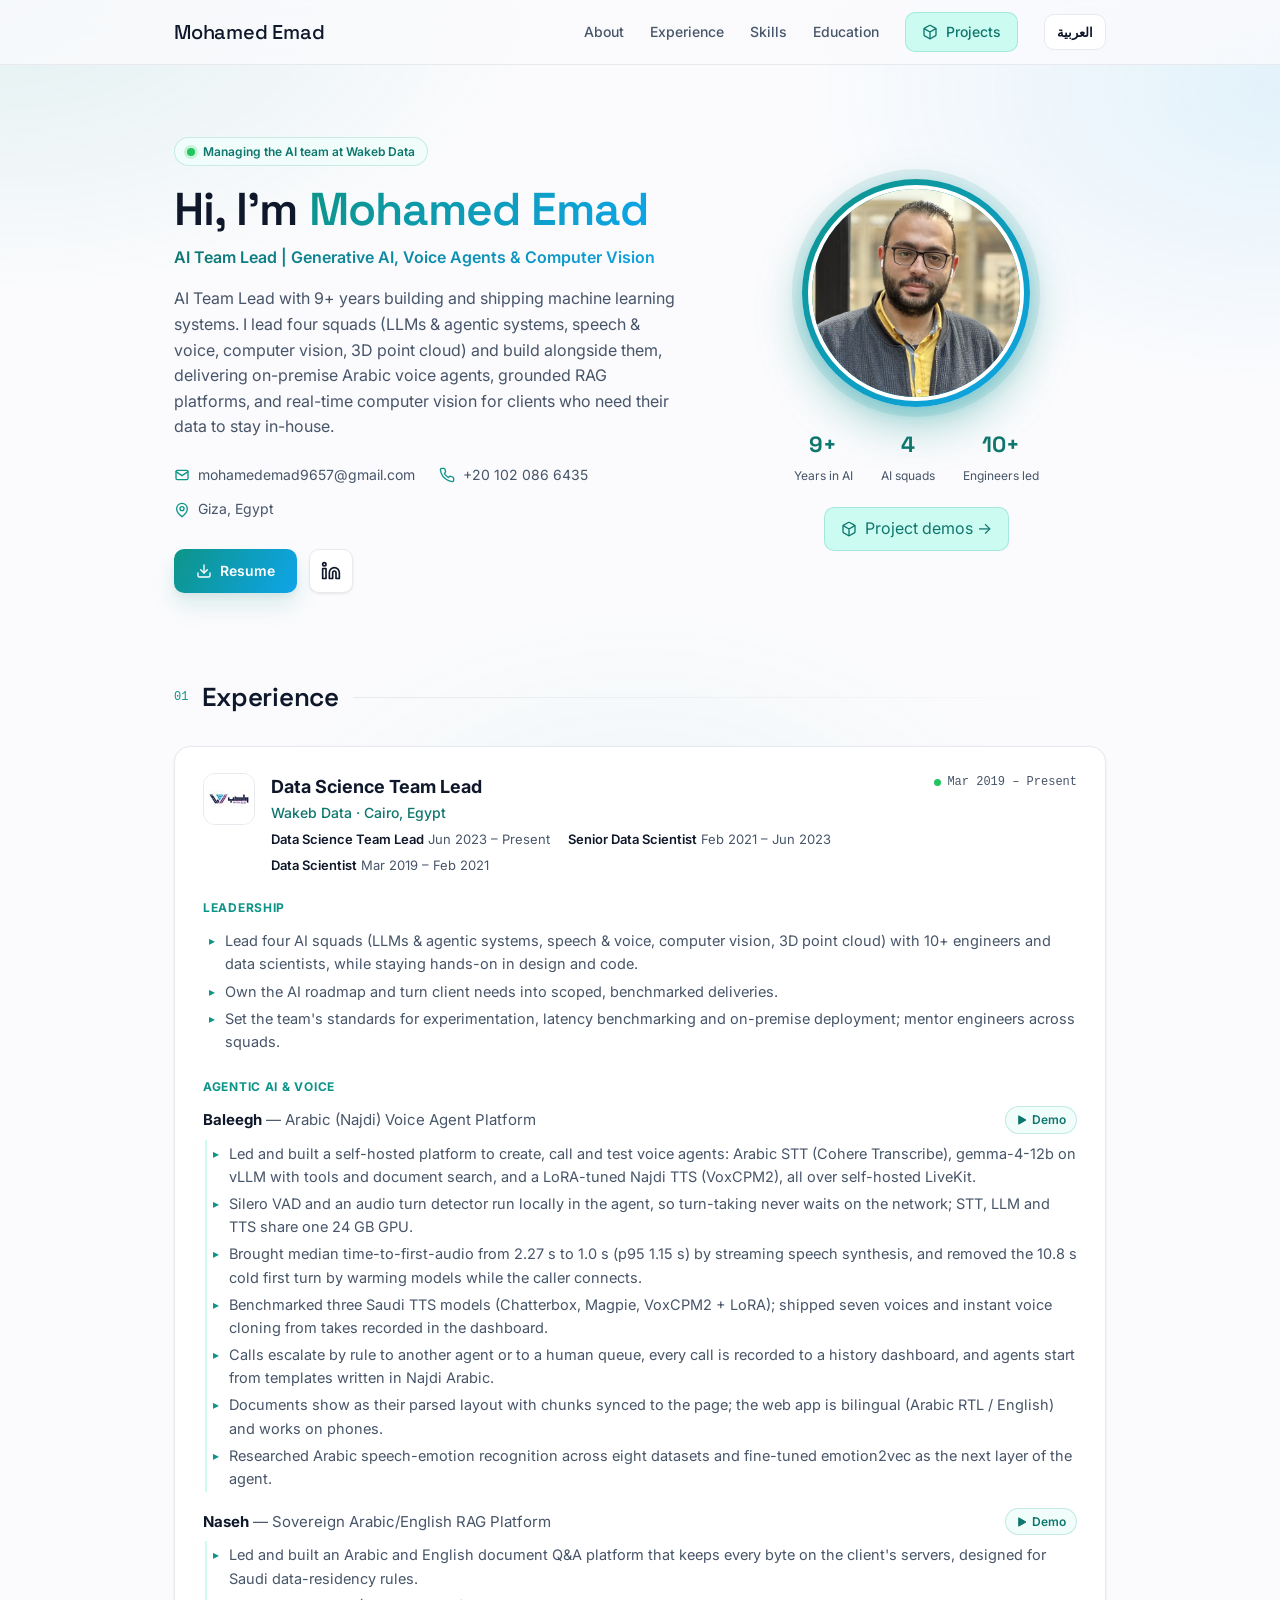
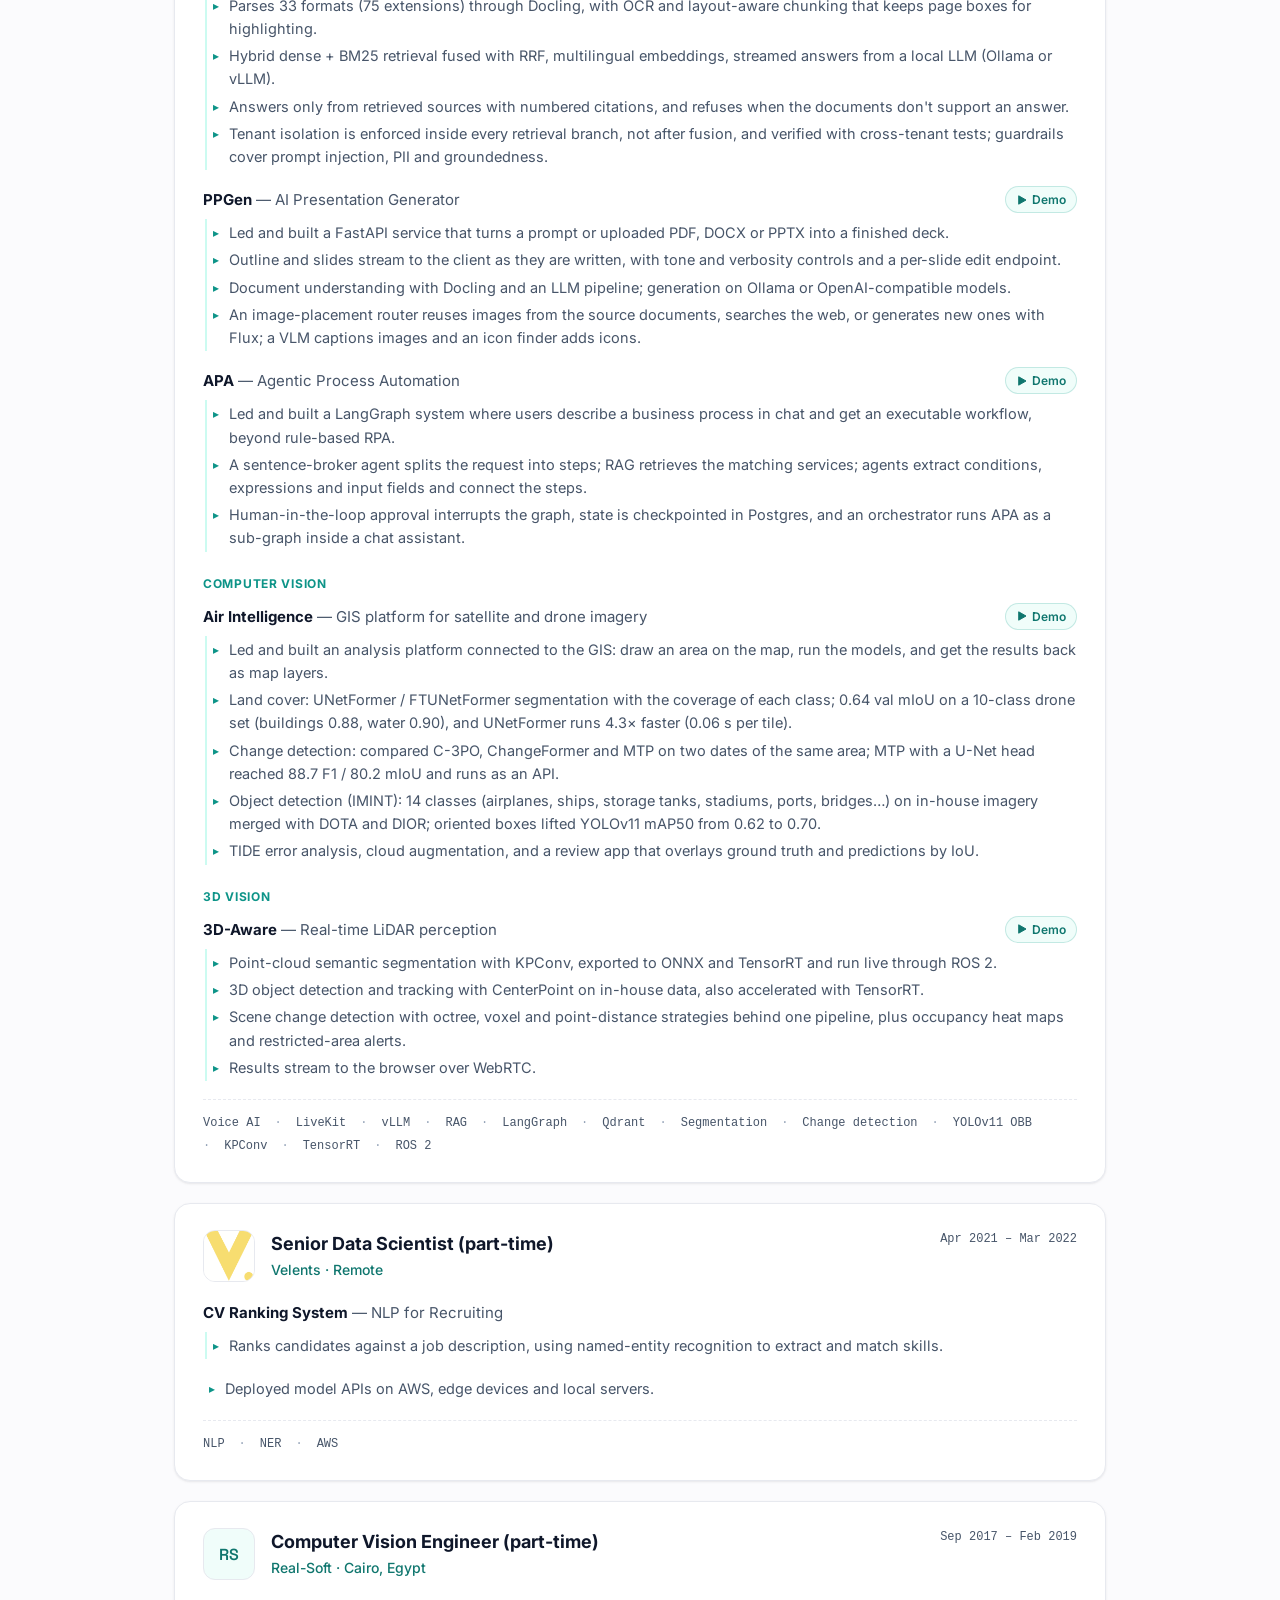
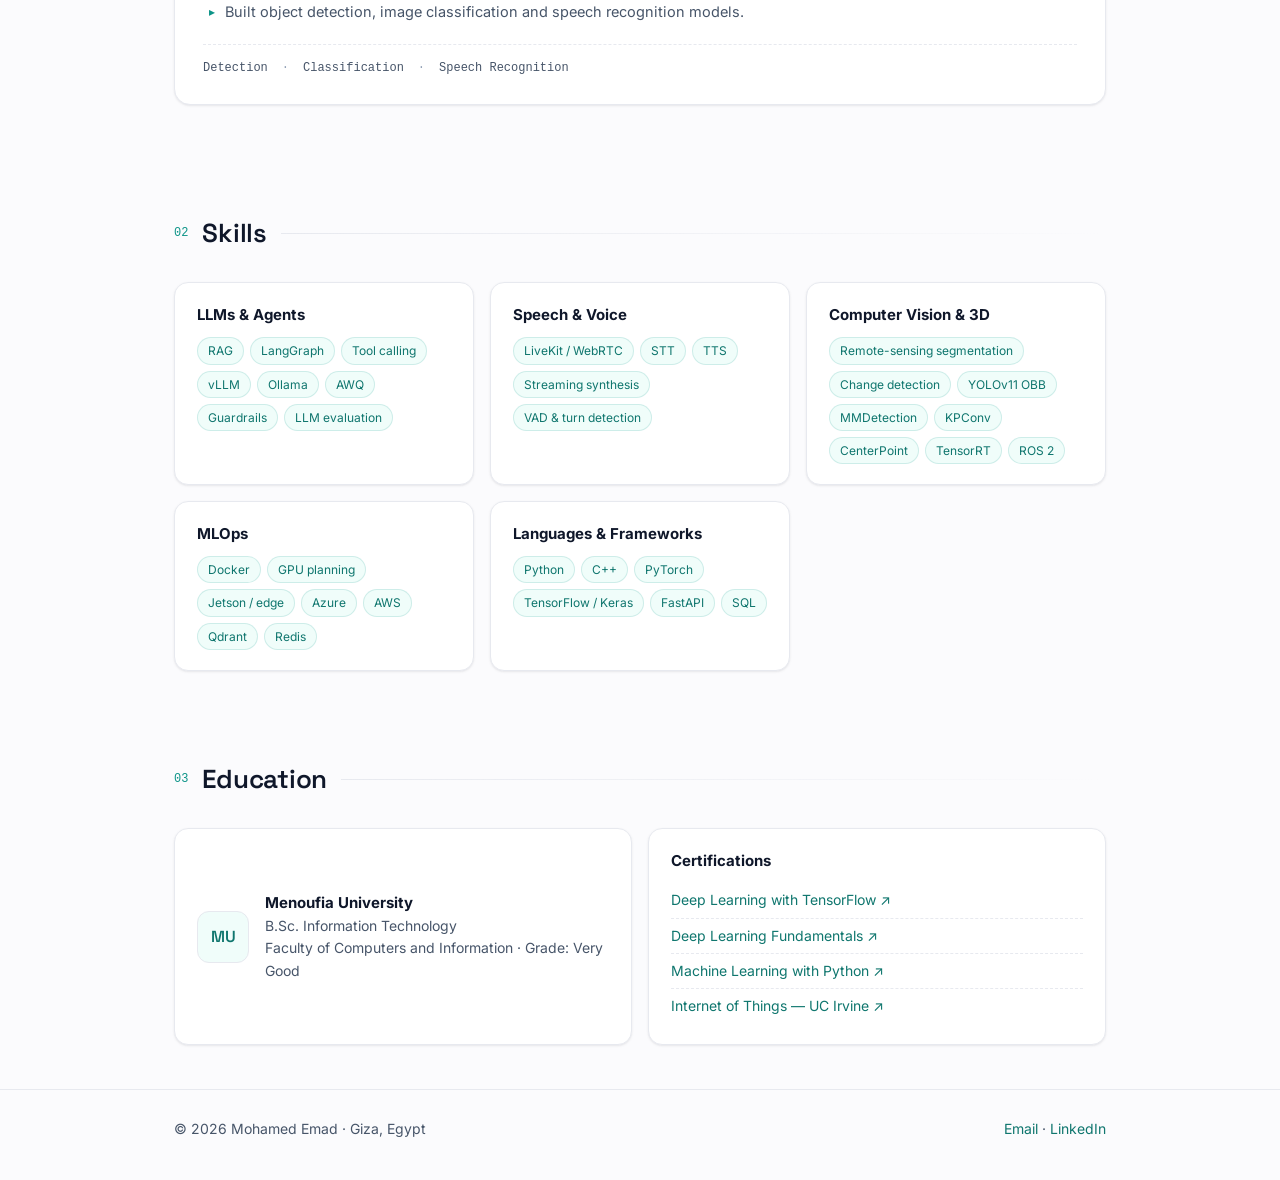
<file: index.html>
<!DOCTYPE html>
<html lang="en">
<head>
  <meta charset="utf-8">
  <meta name="viewport" content="width=device-width, initial-scale=1">
  <title>Mohamed Emad — AI Team Lead</title>
  <meta name="description" content="Mohamed Emad, AI Team Lead: Arabic voice agents, sovereign RAG, agentic systems and computer vision.">
  <link rel="preconnect" href="https://fonts.googleapis.com">
  <link rel="preconnect" href="https://fonts.gstatic.com" crossorigin>
  <link href="https://fonts.googleapis.com/css2?family=Inter:wght@400;500;600;700&family=Space+Grotesk:wght@500;600&family=IBM+Plex+Sans+Arabic:wght@400;500;600;700&family=Tajawal:wght@400;500;700&display=swap" rel="stylesheet">
  <link rel="icon" href="assets/favicon.svg" type="image/svg+xml">
  <link rel="icon" href="assets/favicon-32.png" sizes="32x32" type="image/png">
  <link rel="apple-touch-icon" href="assets/apple-touch-icon.png">
  <link rel="stylesheet" href="style.css?v=6">
</head>
<body data-page="home">
  <nav class="nav" id="nav"></nav>
  <header class="hero" id="about"></header>
  <section id="experience"><div class="wrap">
    <div class="sec-head"><small>01</small><h2 data-t="experience">Experience</h2></div>
    <div id="exp-list"></div>
  </div></section>
  <section id="skills"><div class="wrap">
    <div class="sec-head"><small>02</small><h2 data-t="skills">Skills</h2></div>
    <div class="grid2" id="skills-list"></div>
  </div></section>
  <section id="education"><div class="wrap">
    <div class="sec-head"><small>03</small><h2 data-t="education">Education</h2></div>
    <div class="grid2" id="edu-list"></div>
  </div></section>
  <footer id="footer"></footer>
  <script src="data/portfolio.js?v=6"></script>
  <script src="data/portfolio.ar.js?v=6"></script>
  <script src="demos.js?v=6"></script>
  <script src="app.js?v=6"></script>
</body>
</html>
</file>
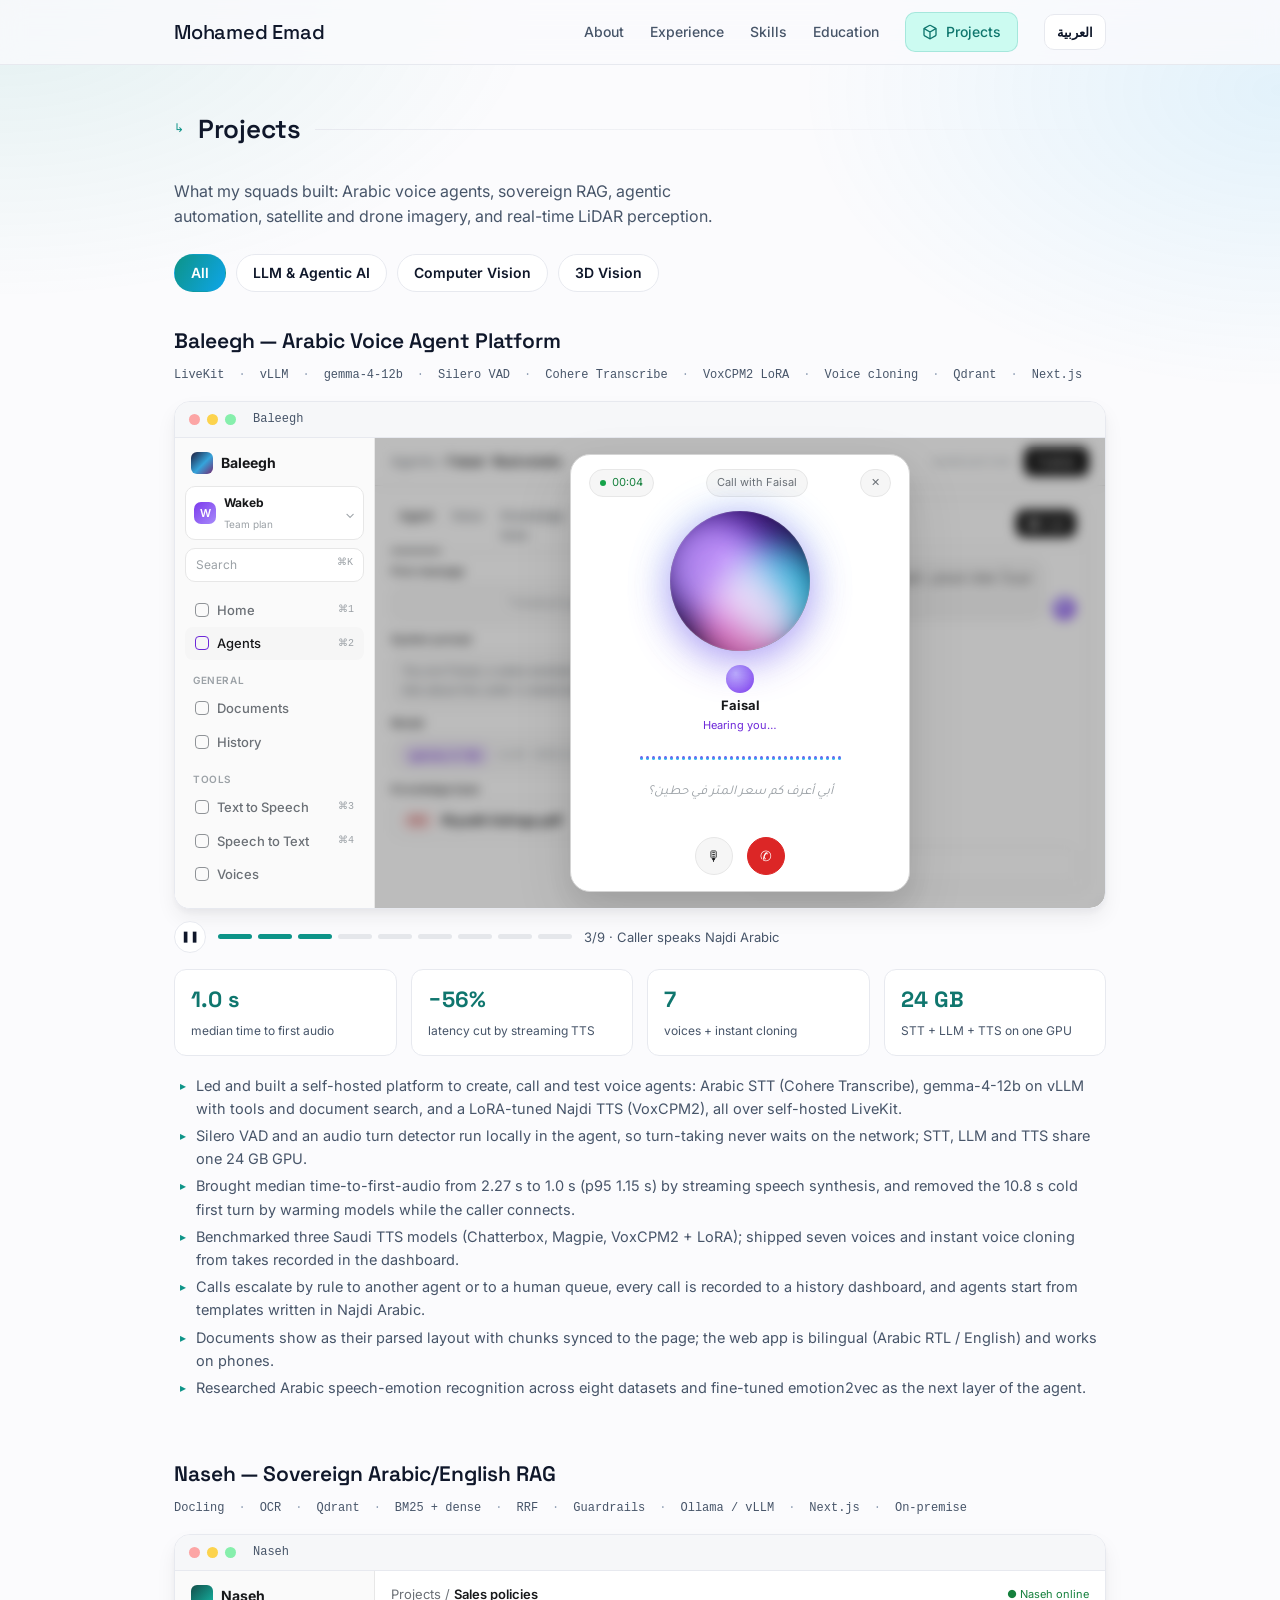
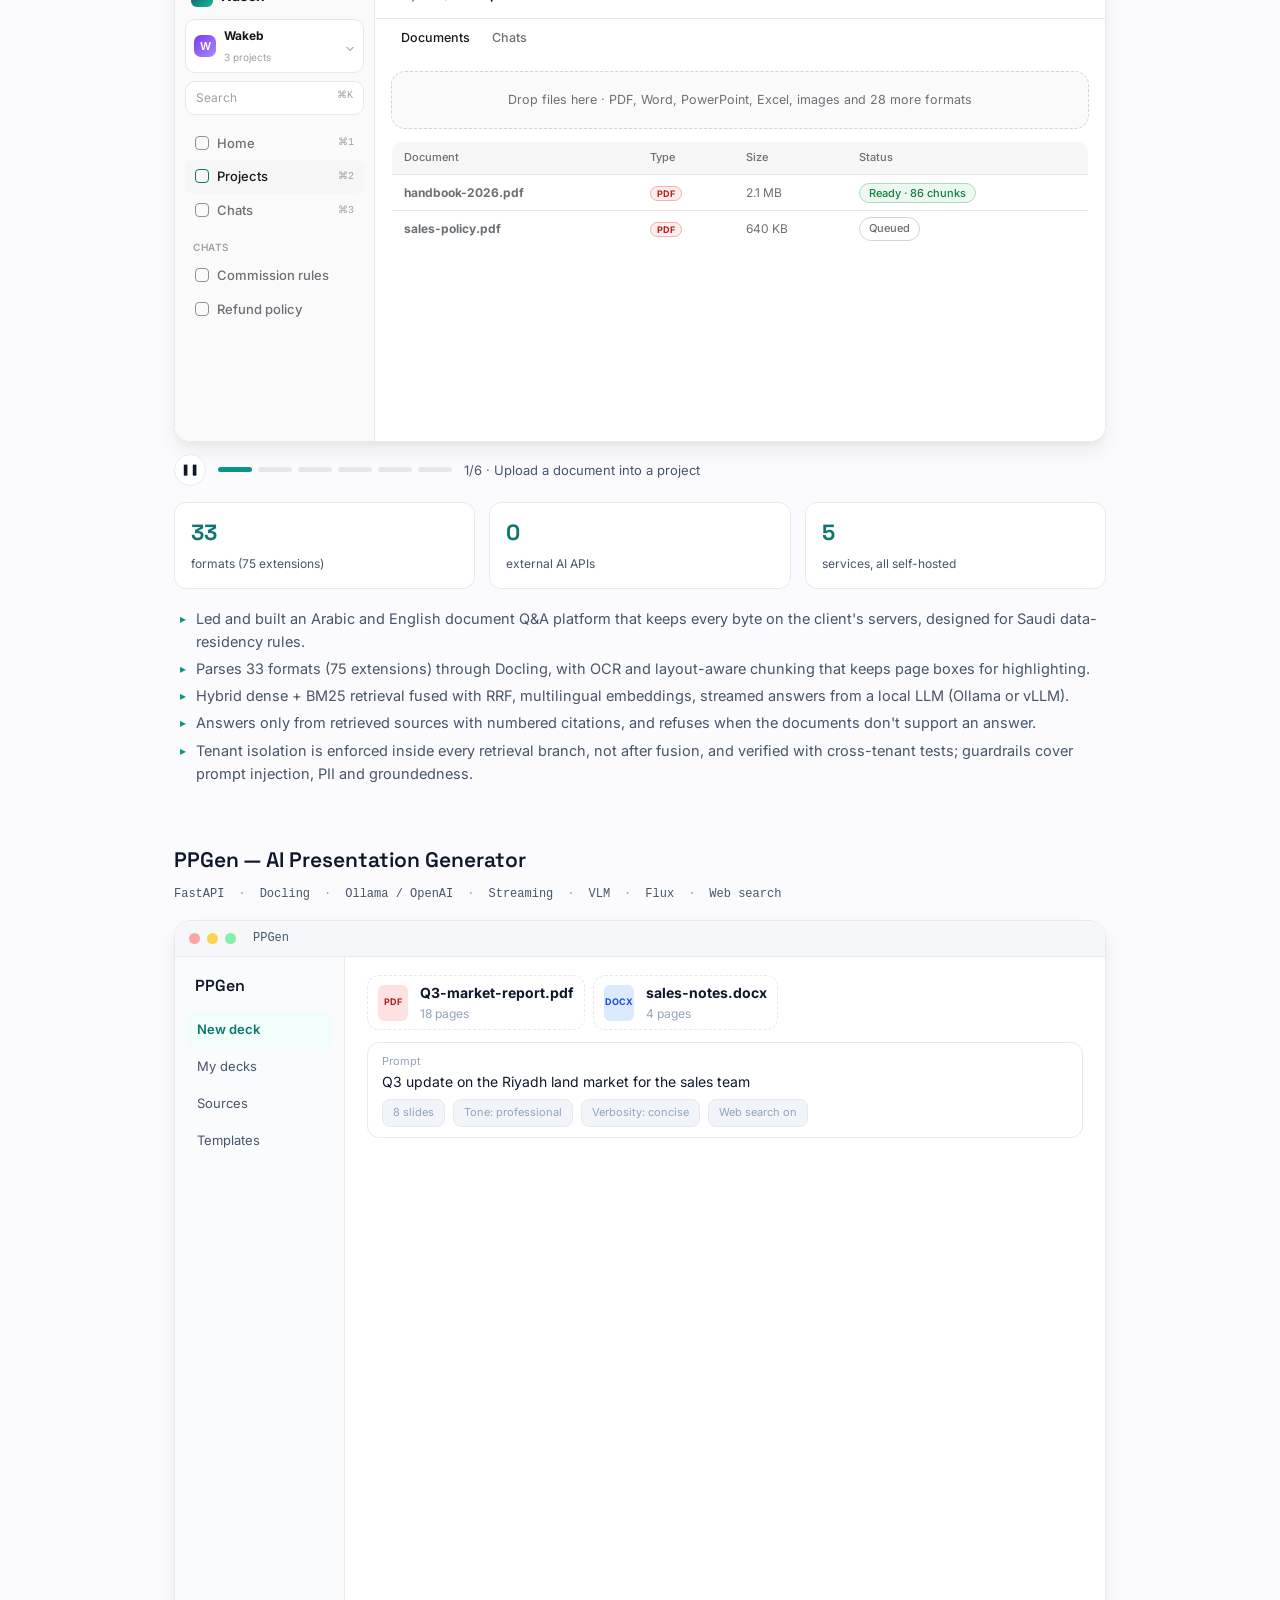
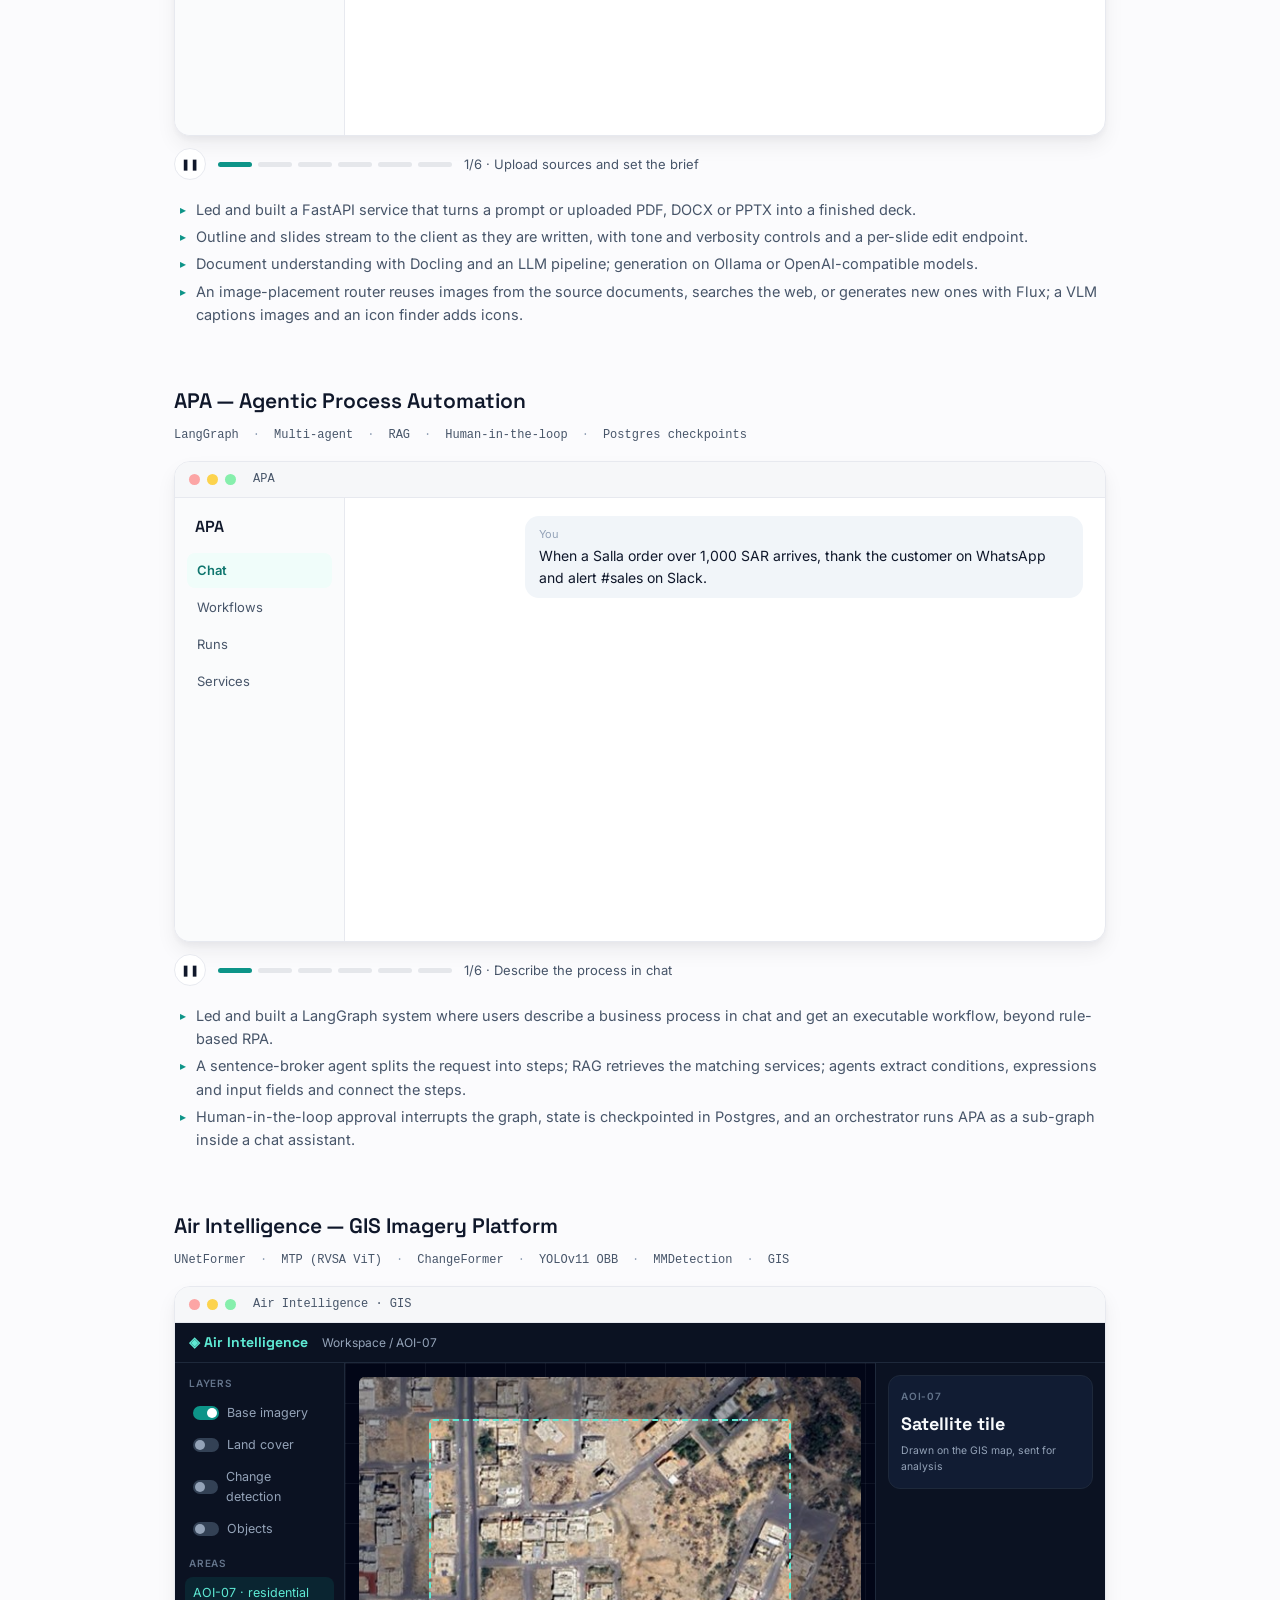
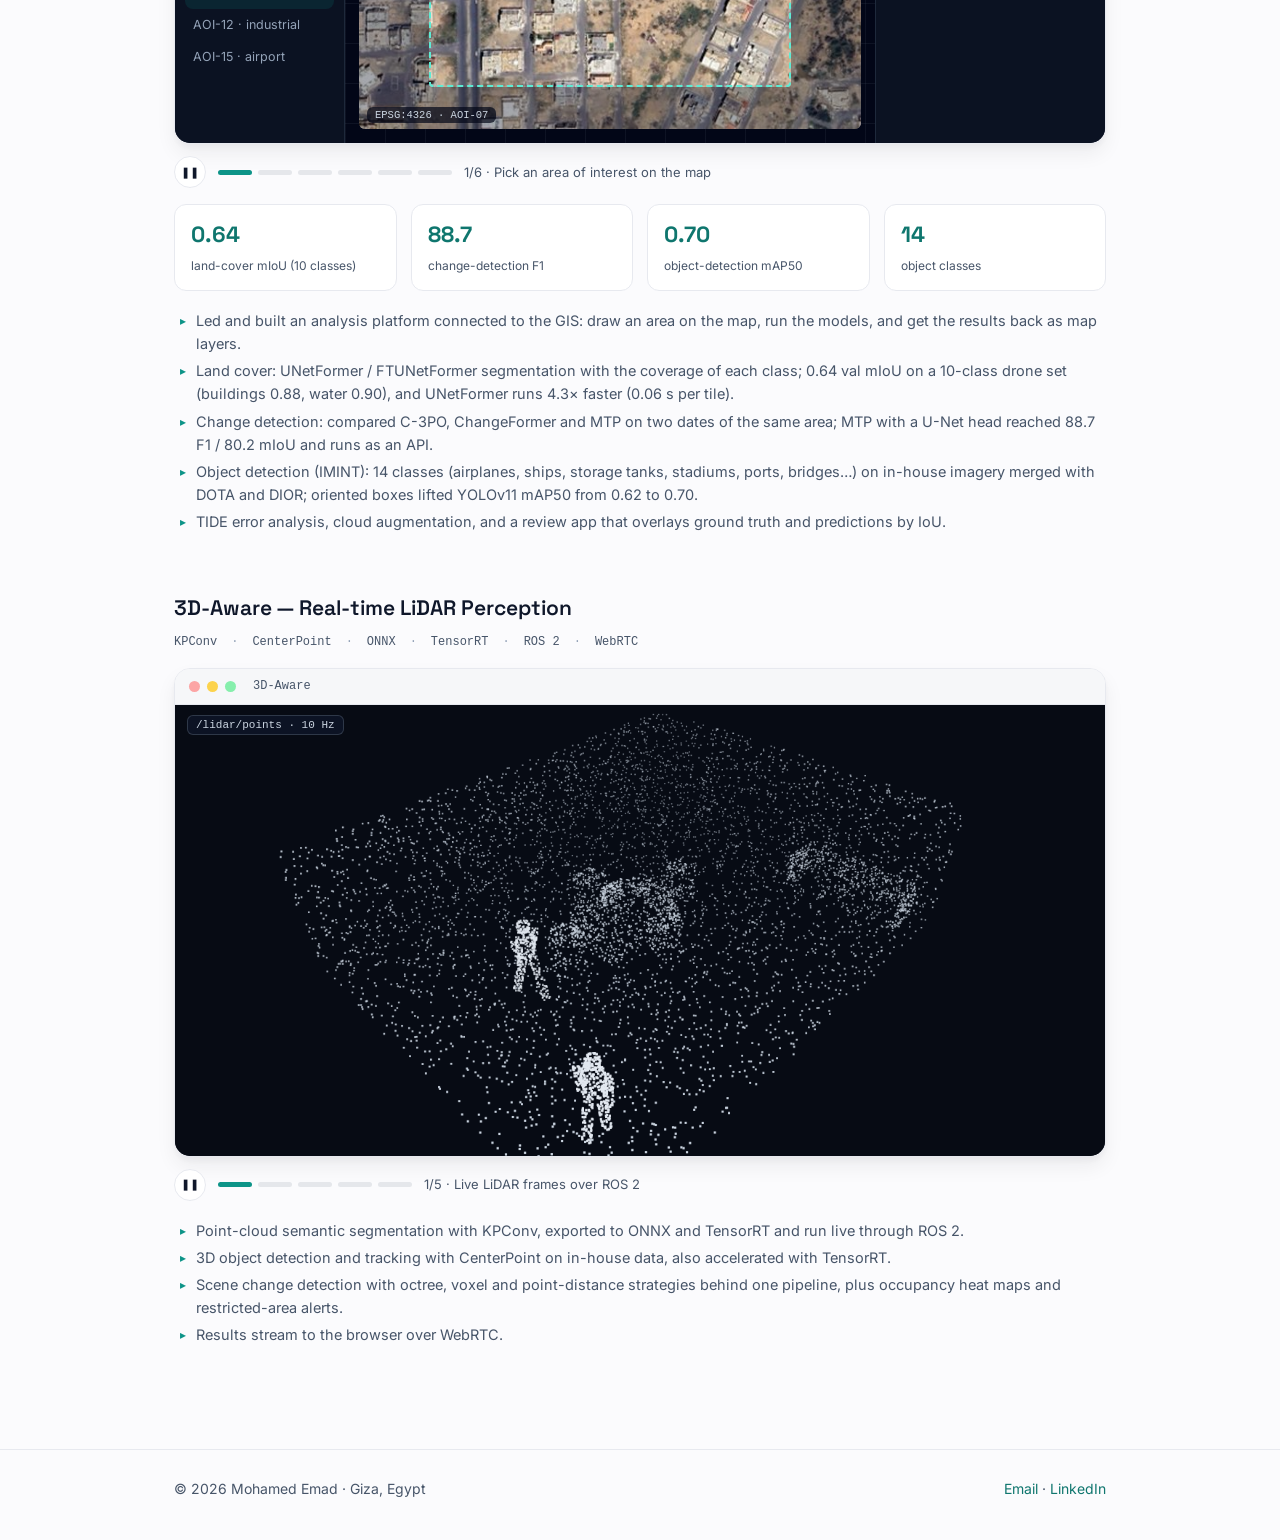
<file: projects.html>
<!DOCTYPE html>
<html lang="en">
<head>
  <meta charset="utf-8">
  <meta name="viewport" content="width=device-width, initial-scale=1">
  <title>Projects — Mohamed Emad</title>
  <link rel="preconnect" href="https://fonts.googleapis.com">
  <link rel="preconnect" href="https://fonts.gstatic.com" crossorigin>
  <link href="https://fonts.googleapis.com/css2?family=Inter:wght@400;500;600;700&family=Space+Grotesk:wght@500;600&family=IBM+Plex+Sans+Arabic:wght@400;500;600;700&family=Tajawal:wght@400;500;700&display=swap" rel="stylesheet">
  <link rel="icon" href="assets/favicon.svg" type="image/svg+xml">
  <link rel="icon" href="assets/favicon-32.png" sizes="32x32" type="image/png">
  <link rel="apple-touch-icon" href="assets/apple-touch-icon.png">
  <link rel="stylesheet" href="style.css?v=6">
</head>
<body data-page="projects">
  <nav class="nav" id="nav"></nav>
  <section><div class="wrap">
    <div class="sec-head"><small>↳</small><h2 data-t="projTitle">Projects</h2></div>
    <p class="summary" data-t="projLead"></p>
    <div class="filters">
      <button class="on" data-cat="all" data-t="all">All</button>
      <button data-cat="llm" data-t="llm">LLM &amp; Agentic AI</button>
      <button data-cat="cv" data-t="cv">Computer Vision</button>
      <button data-cat="3d" data-t="d3">3D Vision</button>
    </div>
    <div id="cases"></div>
  </div></section>
  <footer id="footer"></footer>
  <script src="data/portfolio.js?v=6"></script>
  <script src="data/portfolio.ar.js?v=6"></script>
  <script src="demos.js?v=6"></script>
  <script src="app.js?v=6"></script>
</body>
</html>
</file>
<file: style.css>
:root {
  --brand: #0d9488;
  --brand-dark: #0f766e;
  --brand-2: #0ea5e9;
  --brand-soft: #ccfbf1;
  --brand-softer: #f0fdfa;
  --bg: #fbfbfd;
  --bg-elev: #ffffff;
  --text: #0f172a;
  --text-muted: #475569;
  --text-faint: #94a3b8;
  --border: #e7e9ef;
  --shadow-sm: 0 1px 2px rgba(15,23,42,.04), 0 1px 3px rgba(15,23,42,.06);
  --shadow-md: 0 4px 6px rgba(15,23,42,.04), 0 10px 20px rgba(15,23,42,.06);
  --shadow-lg: 0 12px 24px rgba(13,148,136,.14), 0 4px 8px rgba(15,23,42,.05);
  --maxw: 980px;
  --font-sans: "Inter", -apple-system, BlinkMacSystemFont, "Segoe UI", sans-serif;
  --font-display: "Space Grotesk", var(--font-sans);
  --font-mono: ui-monospace, SFMono-Regular, "SF Mono", Menlo, Consolas, monospace;
}
* { box-sizing: border-box; }
html { scroll-behavior: smooth; scroll-padding-top: 72px; }
body {
  margin: 0; font-family: var(--font-sans); color: var(--text); line-height: 1.6;
  background: var(--bg); -webkit-font-smoothing: antialiased;
}
body::before {
  content: ""; position: fixed; inset: 0; z-index: -1; pointer-events: none;
  background:
    radial-gradient(900px 500px at 0% 0%, rgba(13,148,136,.10), transparent 60%),
    radial-gradient(800px 500px at 100% 10%, rgba(14,165,233,.10), transparent 60%),
    radial-gradient(700px 500px at 50% 100%, rgba(13,148,136,.06), transparent 60%);
}
a { color: var(--brand-dark); text-decoration: none; }
img, video { display: block; max-width: 100%; }
.wrap { max-width: var(--maxw); margin: 0 auto; padding: 0 24px; }

/* Nav */
.nav { position: sticky; top: 0; z-index: 20; background: rgba(251,251,253,.8); backdrop-filter: blur(12px); border-bottom: 1px solid var(--border); }
.nav .wrap { display: flex; align-items: center; justify-content: space-between; height: 64px; }
.brand { font-family: var(--font-display); font-size: 20px; font-weight: 500; color: var(--text); letter-spacing: -.01em; }
.nav ul { list-style: none; display: flex; align-items: center; gap: 26px; margin: 0; padding: 0; }
.nav ul a { color: var(--text-muted); font-size: 14px; font-weight: 500; }
.nav ul a:hover, .nav ul a.active { color: var(--text); }
.pill-link { display: inline-flex; align-items: center; gap: 8px; padding: 8px 16px; border-radius: 10px; background: var(--brand-soft); color: var(--brand-dark) !important; border: 1px solid rgba(13,148,136,.2); }
.pill-link:hover { background: #b5f5e8; }

/* Icons */
.ico { width: 16px; height: 16px; flex: none; stroke: currentColor; fill: none; stroke-width: 2; stroke-linecap: round; stroke-linejoin: round; }

/* Hero */
.hero { padding: 72px 0 40px; }
.hero .wrap { display: grid; grid-template-columns: 1.35fr 1fr; gap: 40px; align-items: center; }
.status { display: inline-flex; align-items: center; gap: 8px; font-size: 12px; font-weight: 600; color: var(--brand-dark); background: var(--brand-softer); border: 1px solid rgba(13,148,136,.18); padding: 4px 12px; border-radius: 999px; }
.status i { width: 8px; height: 8px; border-radius: 50%; background: #22c55e; box-shadow: 0 0 0 3px rgba(34,197,94,.2); }
.hero h1 { font-family: var(--font-display); font-size: clamp(34px, 5vw, 46px); line-height: 1.1; letter-spacing: -.02em; margin: 18px 0 10px; font-weight: 600; }
.grad { background: linear-gradient(120deg, var(--brand), var(--brand-2)); -webkit-background-clip: text; background-clip: text; color: transparent; }
.subtitle { font-weight: 600; font-size: 16px; margin: 0 0 16px; background: linear-gradient(120deg, var(--brand-dark), var(--brand-2)); -webkit-background-clip: text; background-clip: text; color: transparent; }
.summary { color: var(--text-muted); font-size: 16px; margin: 0 0 24px; max-width: 560px; }
.contact { display: flex; flex-wrap: wrap; gap: 12px 24px; font-size: 14px; color: var(--text-muted); margin-bottom: 28px; }
.contact span, .contact a { display: inline-flex; align-items: center; gap: 8px; color: var(--text-muted); }
.contact .ico { color: var(--brand); }
.actions { display: flex; gap: 12px; align-items: center; }
.btn { display: inline-flex; align-items: center; gap: 8px; height: 44px; padding: 0 22px; border-radius: 10px; font-weight: 600; font-size: 14px; }
.btn.primary { color: #fff; background: linear-gradient(120deg, var(--brand), var(--brand-2)); box-shadow: var(--shadow-lg); }
.btn.primary:hover { filter: brightness(1.05); }
.icon-btn { width: 44px; height: 44px; display: grid; place-items: center; border-radius: 10px; border: 1px solid var(--border); background: var(--bg-elev); color: var(--text); box-shadow: var(--shadow-sm); }
.icon-btn:hover { border-color: var(--brand); color: var(--brand-dark); }
.icon-btn .ico { width: 20px; height: 20px; }
.side { display: flex; flex-direction: column; align-items: center; gap: 20px; }
.ring { padding: 6px; border-radius: 50%; background: linear-gradient(140deg, var(--brand), var(--brand-2)); box-shadow: 0 0 0 10px rgba(13,148,136,.10), 0 18px 45px rgba(13,148,136,.38), 0 6px 18px rgba(14,165,233,.22); }
.ring img { width: 216px; height: 216px; border-radius: 50%; object-fit: cover; border: 4px solid #fff; background: var(--brand-soft); }
.stats { display: flex; gap: 28px; }
.stat { text-align: center; }
.stat b { display: block; font-family: var(--font-display); font-size: 22px; color: var(--brand-dark); }
.stat span { font-size: 12px; color: var(--text-muted); }

/* Sections */
section { padding: 44px 0; }
.sec-head { display: flex; align-items: center; gap: 14px; margin-bottom: 28px; }
.sec-head small { font-family: var(--font-mono); color: var(--brand); font-size: 12px; }
.sec-head h2 { font-family: var(--font-display); font-size: 26px; margin: 0; font-weight: 600; letter-spacing: -.01em; }
.sec-head::after { content: ""; flex: 1; height: 1px; background: linear-gradient(90deg, var(--border), transparent); }

/* Experience */
.job { background: var(--bg-elev); border: 1px solid var(--border); border-radius: 16px; padding: 26px 28px; box-shadow: var(--shadow-sm); margin-bottom: 20px; }
.job-head { display: grid; grid-template-columns: 52px 1fr auto; gap: 16px; align-items: start; margin-bottom: 18px; }
.logo { width: 52px; height: 52px; border-radius: 12px; border: 1px solid var(--border); object-fit: contain; background: #fff; }
.logo.mono { display: grid; place-items: center; font-family: var(--font-display); font-weight: 600; color: var(--brand-dark); background: var(--brand-softer); }
.job h3 { margin: 0; font-size: 18px; }
.job .co { color: var(--brand-dark); font-weight: 500; font-size: 14px; }
.date { font-family: var(--font-mono); font-size: 12px; color: var(--text-muted); white-space: nowrap; display: inline-flex; align-items: center; gap: 6px; }
.date i { width: 7px; height: 7px; border-radius: 50%; background: #22c55e; }
.roles { display: flex; flex-wrap: wrap; gap: 6px 18px; margin: 4px 0 0; font-size: 13px; color: var(--text-muted); }
.roles b { color: var(--text); font-weight: 600; }
.group-label { font-size: 12px; font-weight: 700; letter-spacing: .06em; text-transform: uppercase; color: var(--brand); margin: 22px 0 10px; }
.proj { margin: 0 0 16px; }
.proj-title { display: flex; justify-content: space-between; align-items: center; gap: 12px; margin-bottom: 6px; }
.proj-title b { font-size: 15px; }
.proj-title span { color: var(--text-muted); font-size: 15px; }
.demo { flex: none; font-size: 12px; font-weight: 600; color: var(--brand-dark); background: var(--brand-softer); border: 1px solid rgba(13,148,136,.2); padding: 3px 10px; border-radius: 999px; display: inline-flex; align-items: center; gap: 4px; }
.demo:hover { background: var(--brand-soft); }
ul.arrows { list-style: none; margin: 0; padding: 0; }
ul.arrows li { position: relative; padding: 2px 0 2px 22px; color: var(--text-muted); font-size: 14.5px; }
ul.arrows li::before { content: "▸"; position: absolute; left: 6px; color: var(--brand); font-size: 12px; top: 4px; }
.proj ul.arrows { border-left: 2px solid var(--brand-soft); margin-left: 2px; }
.chips { display: flex; flex-wrap: wrap; gap: 4px 14px; margin-top: 18px; padding-top: 14px; border-top: 1px dashed var(--border); }
.chips span { font-family: var(--font-mono); font-size: 12px; color: var(--text-muted); }
.chips span + span::before { content: "·"; margin-right: 14px; color: var(--text-faint); }

/* Skills / education */
.grid2 { display: grid; grid-template-columns: repeat(auto-fit, minmax(290px, 1fr)); gap: 16px; }
.card { background: var(--bg-elev); border: 1px solid var(--border); border-radius: 14px; padding: 20px 22px; box-shadow: var(--shadow-sm); }
.card h3 { margin: 0 0 10px; font-size: 15px; }
.tags { display: flex; flex-wrap: wrap; gap: 6px; }
.tag { font-size: 12px; padding: 3px 10px; border-radius: 999px; background: var(--brand-softer); color: var(--brand-dark); border: 1px solid rgba(13,148,136,.15); }
.edu { display: grid; grid-template-columns: 52px 1fr; gap: 16px; align-items: center; }
.edu p { margin: 0; color: var(--text-muted); font-size: 14px; }
.certs a { display: block; padding: 6px 0; font-size: 14px; border-bottom: 1px dashed var(--border); }
.certs a:last-child { border: 0; }

/* Projects page */
.filters { display: flex; gap: 10px; margin: 0 0 32px; }
.filters button { font: inherit; font-size: 14px; font-weight: 600; padding: 7px 16px; border-radius: 999px; border: 1px solid var(--border); background: #fff; color: var(--text); cursor: pointer; }
.filters button.on { background: linear-gradient(120deg, var(--brand), var(--brand-2)); color: #fff; border-color: transparent; }
.pcase { margin-bottom: 56px; }
.pcase-head { display: flex; justify-content: space-between; align-items: baseline; gap: 12px; }
.pcase h2 { font-family: var(--font-display); font-size: 21px; margin: 0 0 8px; font-weight: 600; }
.pcase .chips { border: 0; margin: 0 0 16px; padding: 0; }
.media { aspect-ratio: 16 / 9; border-radius: 16px; overflow: hidden; position: relative; background: #0b1f1d; border: 1px solid var(--border); box-shadow: var(--shadow-md); }
.media video, .media iframe { position: absolute; inset: 0; width: 100%; height: 100%; border: 0; object-fit: cover; background: #000; }
.media .ph { position: absolute; inset: 0; display: grid; place-items: center; text-align: center; color: #99f6e4; font-size: 14px;
  background: radial-gradient(circle at 25% 20%, rgba(14,165,233,.35), transparent 50%), radial-gradient(circle at 80% 90%, rgba(13,148,136,.45), transparent 55%), #0b1f1d; }
.media .ph b { display: block; color: #fff; font-family: var(--font-display); font-size: 24px; margin-bottom: 6px; }
.metrics { display: flex; flex-wrap: wrap; gap: 14px; margin-top: 16px; }
.metric { flex: 1 1 160px; background: #fff; border: 1px solid var(--border); border-radius: 12px; padding: 12px 16px; }
.metric b { display: block; font-family: var(--font-display); font-size: 22px; color: var(--brand-dark); }
.metric span { font-size: 12px; color: var(--text-muted); }
.pcase ul.arrows { margin-top: 16px; }

footer { border-top: 1px solid var(--border); padding: 28px 0 40px; color: var(--text-muted); font-size: 14px; }
footer .wrap { display: flex; justify-content: space-between; flex-wrap: wrap; gap: 12px; }

@media (max-width: 860px) {
  .hero { padding-top: 40px; }
  .hero .wrap { grid-template-columns: 1fr; }
  .side { order: -1; }
  .ring img { width: 150px; height: 150px; }
  .nav ul li.hide-sm { display: none; }
  .nav ul { gap: 14px; }
  .job { padding: 20px; }
  .job-head { grid-template-columns: 44px 1fr; }
  .job-head .date { grid-column: 1 / -1; }
  .logo { width: 44px; height: 44px; }
}

/* ---------- Animated demos ---------- */
.demo-box { margin-top: 4px; }
.demo-win { border-radius: 16px; overflow: hidden; background: #fff; border: 1px solid var(--border); box-shadow: var(--shadow-md); }
.d-bar { height: 36px; display: flex; align-items: center; gap: 7px; padding: 0 14px; background: #f6f7f9; border-bottom: 1px solid var(--border); }
.d-bar i { width: 11px; height: 11px; border-radius: 50%; background: #e2e5ea; }
.d-bar i:nth-child(1) { background: #fca5a5; } .d-bar i:nth-child(2) { background: #fcd34d; } .d-bar i:nth-child(3) { background: #86efac; }
.d-bar span { margin-left: 10px; font-size: 12px; color: var(--text-muted); font-family: var(--font-mono); }
.d-body { display: grid; grid-template-columns: 170px 1fr; min-height: 400px; }
.d-side { background: #fafbfc; border-right: 1px solid var(--border); padding: 16px 12px; }
.d-app { font-family: var(--font-display); font-weight: 600; margin: 0 8px 14px; }
.d-nav { font-size: 13px; color: var(--text-muted); padding: 7px 10px; border-radius: 8px; margin-bottom: 2px; }
.d-nav.on { background: var(--brand-softer); color: var(--brand-dark); font-weight: 600; }
.d-main { padding: 18px 22px; display: flex; flex-direction: column; gap: 12px; font-size: 14px; }
.d-head { display: flex; justify-content: space-between; align-items: center; gap: 10px; }
[data-s] { opacity: 0; transform: translateY(8px); transition: opacity .45s ease var(--dl, 0s), transform .45s ease var(--dl, 0s); }
[data-s].on { opacity: 1; transform: none; }
.pill { font-size: 11px; padding: 3px 10px; border-radius: 999px; background: #f1f5f9; color: var(--text-muted); white-space: nowrap; }
.pill.live { background: #dcfce7; color: #15803d; }
.row { display: flex; align-items: center; flex-wrap: wrap; }
.row.gap { gap: 8px; } .row.end { justify-content: flex-end; gap: 8px; }
.chip { font-size: 12px; padding: 4px 10px; border-radius: 8px; background: #f1f5f9; color: var(--text-muted); border: 1px solid var(--border); }
.chip.ok { background: #ecfdf5; color: #047857; border-color: #a7f3d0; }
.chip.warn { background: #fffbeb; color: #b45309; border-color: #fde68a; }
.bubble { max-width: 78%; padding: 10px 14px; border-radius: 14px; line-height: 1.55; }
.bubble small { display: block; font-size: 11px; color: var(--text-faint); margin-bottom: 2px; }
.bubble.user { align-self: flex-end; background: #f1f5f9; }
.bubble.agent { align-self: flex-start; background: var(--brand-softer); border: 1px solid rgba(13,148,136,.18); }
.bubble.small { max-width: 60%; font-size: 13px; }
.bubble[dir=rtl] { font-family: "Noto Kufi Arabic", "Segoe UI", Tahoma, sans-serif; }
.bubble.user[dir=rtl] { align-self: flex-start; } .bubble.agent[dir=rtl] { align-self: flex-end; }
.wave { display: flex; gap: 2px; align-items: center; height: 22px; margin-top: 6px; }
.wave i { width: 3px; height: 30%; border-radius: 2px; background: var(--brand); opacity: .7; }
.on > .wave i, .on .wave i { animation: wv .9s ease-in-out infinite; animation-delay: var(--d); }
@keyframes wv { 0%, 100% { height: 20%; } 50% { height: 100%; } }
.pipe { display: flex; align-items: center; gap: 6px; flex-wrap: wrap; }
.pipe div { background: #fff; border: 1px solid var(--border); border-radius: 10px; padding: 6px 10px; font-size: 12px; }
.pipe div b { display: block; } .pipe div span { color: var(--brand-dark); font-family: var(--font-mono); }
.pipe em { color: var(--text-faint); font-style: normal; }
.pipe.on div { animation: lit .5s ease both; } .pipe.on div:nth-of-type(2) { animation-delay: .5s; } .pipe.on div:nth-of-type(3) { animation-delay: 1s; } .pipe.on div:nth-of-type(4) { animation-delay: 1.5s; }
@keyframes lit { from { background: #fff; } to { background: var(--brand-softer); border-color: rgba(13,148,136,.35); } }
.src { margin-top: 6px; font-size: 11px; color: var(--brand-dark); font-family: var(--font-mono); }
.badge-big { align-self: flex-end; font-family: var(--font-display); font-size: 26px; font-weight: 600; color: var(--brand-dark); }
.badge-big span { font-family: var(--font-sans); font-size: 12px; color: var(--text-muted); font-weight: 400; }
.file { display: flex; gap: 12px; align-items: center; border: 1px dashed var(--border); border-radius: 12px; padding: 10px 14px; }
.file small { display: block; color: var(--text-faint); font-size: 12px; }
.ficon { width: 38px; height: 46px; border-radius: 6px; background: #fee2e2; color: #b91c1c; font-size: 11px; font-weight: 700; display: grid; place-items: center; }
.steps { display: grid; gap: 8px; }
.bar { display: grid; grid-template-columns: 210px 1fr; align-items: center; gap: 10px; font-size: 12px; color: var(--text-muted); }
.bar i { height: 6px; border-radius: 4px; background: #eef2f6; position: relative; overflow: hidden; }
.bar i::after { content: ""; position: absolute; inset: 0; width: 0; background: linear-gradient(90deg, var(--brand), var(--brand-2)); }
.steps.on .bar i::after { animation: fill 1s ease forwards; animation-delay: var(--dl, 0s); }
@keyframes fill { to { width: var(--w); } }
sup { color: var(--brand-dark); font-weight: 700; }
.cites { display: flex; flex-wrap: wrap; gap: 6px; margin-top: 8px; }
.cites span { font-size: 11px; font-family: var(--font-mono); background: #fff; border: 1px solid var(--border); border-radius: 6px; padding: 2px 8px; color: var(--text-muted); }
.guard { font-size: 12px; padding: 8px 12px; border-radius: 10px; background: #fef2f2; color: #b91c1c; border: 1px solid #fecaca; }
.prompt { border: 1px solid var(--border); border-radius: 12px; padding: 10px 14px; background: #fff; }
.prompt span { display: block; font-size: 11px; color: var(--text-faint); }
.outline { margin: 0; padding-left: 20px; columns: 2; font-size: 13px; color: var(--text-muted); }
.slides { display: grid; grid-template-columns: repeat(3, 1fr); gap: 10px; }
.slide { border: 1px solid var(--border); border-radius: 10px; padding: 8px; font-size: 12px; background: #fff; }
.slide b { display: block; margin: 6px 0 4px; }
.thumb { aspect-ratio: 16/9; border-radius: 6px; }
.thumb.web { background: linear-gradient(135deg, #bae6fd, #e0f2fe); } .thumb.pdf { background: linear-gradient(135deg, #fecaca, #fff1f2); } .thumb.gen { background: linear-gradient(135deg, #a7f3d0, #ccfbf1); }
.slide [class^=tag-] { font-size: 10px; padding: 1px 6px; border-radius: 6px; }
.tag-web { background: #e0f2fe; color: #0369a1; } .tag-pdf { background: #fee2e2; color: #b91c1c; } .tag-gen { background: #ccfbf1; color: #0f766e; }
.btn-mini { font-size: 12px; font-weight: 600; color: #fff; padding: 6px 12px; border-radius: 8px; background: linear-gradient(120deg, var(--brand), var(--brand-2)); }
.flow { display: flex; align-items: center; gap: 6px; flex-wrap: wrap; margin: 8px 0; }
.flow em { font-style: normal; color: var(--text-faint); }
.node { position: relative; border: 1px solid var(--border); border-radius: 12px; padding: 10px 14px; background: #fff; min-width: 140px; box-shadow: var(--shadow-sm); }
.node small { display: block; font-size: 11px; color: var(--brand); font-weight: 600; text-transform: uppercase; letter-spacing: .04em; }
.node b { font-size: 13px; }
.tick { position: absolute; top: -8px; right: -8px; width: 20px; height: 20px; border-radius: 50%; background: #22c55e; color: #fff; font-size: 11px; font-style: normal; display: grid; place-items: center; }
.d-ctrl { display: flex; align-items: center; gap: 12px; margin-top: 12px; }
.d-ctrl button { width: 32px; height: 32px; border-radius: 50%; border: 1px solid var(--border); background: #fff; cursor: pointer; font-size: 11px; color: var(--text); }
.d-steps { display: flex; gap: 6px; }
.d-steps span { width: 34px; height: 5px; border-radius: 3px; background: #e5e7eb; cursor: pointer; overflow: hidden; }
.d-steps span i { display: block; height: 100%; width: 0; background: var(--brand); }
.d-steps span.done i { width: 100%; }
.d-steps span.cur i { animation: prog var(--t) linear forwards; }
.paused .d-steps span.cur i { animation-play-state: paused; }
@keyframes prog { to { width: 100%; } }
.d-cap { font-size: 13px; color: var(--text-muted); }
@media (max-width: 860px) {
  .d-body { grid-template-columns: 1fr; } .d-side { display: none; }
  .bubble { max-width: 92%; } .bar { grid-template-columns: 1fr; gap: 4px; } .slides { grid-template-columns: repeat(2, 1fr); }
  .d-ctrl { flex-wrap: wrap; }
}
@media (prefers-reduced-motion: reduce) { [data-s] { transition: none; } .wave i { animation: none !important; } }
.thumb { position: relative; }
.thumb::before { content: ""; position: absolute; left: 9%; top: 14%; width: 52%; height: 10%; border-radius: 3px; background: rgba(15,23,42,.32); }
.thumb::after { content: ""; position: absolute; left: 9%; top: 36%; width: 42%; height: 46%; background: repeating-linear-gradient(rgba(15,23,42,.16) 0 9%, transparent 9% 24%); }

/* ---------- Baleegh demo: mirrors the real Baleegh web app (monochrome + violet) ---------- */
.d-body:has(.bl) { display: block; }
.bl { --v: #7C3AED; --vb: #6D28D9; --vs: rgba(124,58,237,.10); --vl: rgba(124,58,237,.35);
  --t: #17181A; --tm: #6B7076; --tf: #9BA1A6; --b: #E7E7E7; --bs: #D4D4D4; --e2: #F6F6F6; --sb: #FAFAFA;
  display: grid; grid-template-columns: 200px 1fr; min-height: 470px; font-size: 13px; color: var(--t); background: #fff; }
.bl [dir=rtl], .bl .ar { font-family: "Tajawal", "Segoe UI", Tahoma, sans-serif; font-size: 13.5px; line-height: 1.65; }
.bl kbd { font-family: var(--font-mono); font-size: 10px; color: var(--tf); }
.bl-side { background: var(--sb); border-right: 1px solid var(--b); padding: 14px 10px; }
.bl-brand { display: flex; align-items: center; gap: 8px; padding: 0 6px 12px; }
.bl-brand i { width: 22px; height: 22px; border-radius: 6px; background: linear-gradient(135deg, #1D1C3C, #35A4DB 55%, #742871); }
.bl-brand b { font-size: 14px; }
.bl-ws { display: flex; align-items: center; gap: 8px; border: 1px solid var(--b); border-radius: 10px; padding: 6px 8px; background: #fff; }
.bl-ws span { width: 22px; height: 22px; border-radius: 7px; background: linear-gradient(135deg, #7C3AED, #A78BFA); color: #fff; font-size: 11px; font-weight: 600; display: grid; place-items: center; }
.bl-ws b { display: block; font-size: 12px; } .bl-ws small { color: var(--tf); font-size: 10px; } .bl-ws em { margin-left: auto; font-style: normal; color: var(--tf); }
.bl-search { display: flex; justify-content: space-between; border: 1px solid var(--b); border-radius: 10px; padding: 6px 10px; margin: 8px 0 12px; color: var(--tf); background: #fff; font-size: 12px; }
.bl-label { margin: 12px 8px 4px; font-size: 10px; font-weight: 600; letter-spacing: .06em; text-transform: uppercase; color: var(--tf); }
.bl-nav { display: flex; justify-content: space-between; align-items: center; padding: 6px 10px; border-radius: 8px; color: var(--tm); font-weight: 500; margin-bottom: 1px; }
.bl-nav span::before { content: ""; display: inline-block; width: 12px; height: 12px; border: 1.6px solid currentColor; border-radius: 4px; margin-right: 8px; vertical-align: -2px; opacity: .75; }
.bl-nav.on { background: var(--e2); color: var(--t); } .bl-nav.on span::before { border-color: var(--vb); opacity: 1; }
.bl-main { padding: 0; position: relative; display: flex; flex-direction: column; min-width: 0; }
.bl-top { height: 48px; display: flex; align-items: center; gap: 12px; padding: 0 16px; border-bottom: 1px solid var(--b); }
.bl-crumb { color: var(--tm); } .bl-crumb b { color: var(--t); font-weight: 600; }
.bl-saved { margin-left: auto; color: var(--tf); font-size: 11px; }
.bl-btn { background: #0A0A0A; color: #fff; border-radius: 8px; padding: 5px 12px; font-size: 12px; font-weight: 500; }
.bl-cols { display: grid; grid-template-columns: 1fr 1fr; gap: 14px; padding: 14px 16px; flex: 1; }
.bl-tabs { display: flex; gap: 2px; border-bottom: 1px solid var(--b); margin-bottom: 10px; }
.bl-tabs span { padding: 6px 8px; color: var(--tm); font-size: 12px; font-weight: 500; border-bottom: 2px solid transparent; }
.bl-tabs span.on { color: var(--t); border-color: var(--t); }
.bl-cfg label { display: block; font-size: 11px; font-weight: 500; margin: 8px 0 4px; }
.bl-input { background: var(--sb); border: 1px solid var(--b); border-radius: 12px; padding: 7px 10px; color: var(--tm); font-size: 12px; }
.bl-input.row { display: flex; gap: 8px; align-items: center; } .bl-input small { color: var(--tf); font-size: 11px; }
.bl-badge, .bl-tool { font-size: 10px; font-weight: 600; padding: 1px 8px; border-radius: 999px; background: var(--vs); border: 1px solid var(--vl); color: var(--vb); font-family: var(--font-sans); }
.bl-doc { display: flex; align-items: center; gap: 8px; border: 1px solid var(--b); border-radius: 12px; padding: 7px 10px; }
.bl-doc span { font-size: 9px; font-weight: 700; color: #B91C1C; background: rgba(220,38,38,.08); border: 1px solid rgba(220,38,38,.3); border-radius: 999px; padding: 1px 6px; }
.bl-doc small { margin-left: auto; color: #15803D; font-size: 11px; }
.bl-test { border: 1px solid var(--b); border-radius: 16px; display: flex; flex-direction: column; overflow: hidden; }
.bl-test-head { display: flex; justify-content: space-between; align-items: center; padding: 9px 12px; border-bottom: 1px solid var(--b); }
.bl-call { font-size: 12px; font-weight: 500; background: #0A0A0A; color: #fff; border-radius: 8px; padding: 4px 10px; }
.bl-chat { flex: 1; padding: 12px; display: flex; flex-direction: column; gap: 10px; }
.bl-msg { display: flex; gap: 8px; align-items: flex-end; }
.bl-msg p { margin: 0; padding: 8px 11px; border-radius: 12px; max-width: 86%; }
.bl-msg small { display: block; font-size: 10px; color: var(--tf); margin-top: 4px; font-family: var(--font-sans); }
.bl-msg.agent p { background: var(--e2); border: 1px solid var(--b); }
.bl-msg.user { justify-content: flex-start; } .bl-msg.user p { background: #0A0A0A; color: #fff; } .bl-msg.user small { color: #9BA1A6; }
.av { flex: none; width: 24px; height: 24px; border-radius: 50%; background: radial-gradient(circle at 35% 30%, #c4b5fd, #7C3AED); }
.av.u { border-radius: 19%; background: linear-gradient(#E4E4E7, #D4D4D8); }
.bl-composer { margin: 0 10px 10px; border: 1px solid var(--b); border-radius: 14px; padding: 8px 12px; color: var(--tf); font-size: 12px; }
/* call dialog */
.bl-overlay { position: absolute; inset: 0; display: grid; place-items: center; background: rgba(15,15,15,.28); backdrop-filter: blur(6px); }
.bl-overlay[data-s] { transform: scale(.97); }
.bl-overlay.on { transform: none; }
.bl-dialog { width: 340px; background: #fff; border: 1px solid var(--bs); border-radius: 20px; padding: 14px 18px 16px; box-shadow: 0 12px 24px rgba(15,15,15,.08), 0 24px 60px rgba(15,15,15,.1); display: flex; flex-direction: column; align-items: center; gap: 10px; }
.bl-pills { display: flex; gap: 6px; align-self: stretch; justify-content: space-between; }
.bl-pills span { font-size: 11px; padding: 4px 10px; border-radius: 999px; background: var(--e2); border: 1px solid var(--b); color: var(--tm); font-variant-numeric: tabular-nums; }
.bl-pills .live { color: #15803D; } .bl-pills .live i { display: inline-block; width: 6px; height: 6px; border-radius: 50%; background: #16A34A; margin-right: 6px; animation: blp 1.4s ease-in-out infinite; }
.bl-pills em { font-style: normal; }
@keyframes blp { 50% { opacity: .3; } }
.bl-orb-wrap { position: relative; width: 140px; height: 140px; margin: 4px 0; }
.bl-halo { position: absolute; inset: -10px; border-radius: 50%; background: radial-gradient(circle, rgba(124,58,237,.45), rgba(34,211,238,.18) 60%, transparent 72%); filter: blur(18px); animation: blh 6s ease-in-out infinite; }
@keyframes blh { 50% { transform: scale(1.035); } }
.bl-orb { position: absolute; inset: 0; border-radius: 50%; overflow: hidden; background: radial-gradient(circle at 40% 35%, #6D28D9, #1B0B3D 65%, #0A0618); box-shadow: inset 0 0 0 1px rgba(255,255,255,.08), 0 10px 40px rgba(124,58,237,.45); }
.bl-orb i { position: absolute; width: 70%; height: 70%; border-radius: 50%; filter: blur(16px); mix-blend-mode: screen; opacity: .85; }
.bl-orb i:nth-child(1) { background: #A78BFA; left: -5%; top: 5%; animation: bld1 9s ease-in-out infinite; }
.bl-orb i:nth-child(2) { background: #22D3EE; right: -10%; top: 25%; animation: bld2 11s ease-in-out infinite; }
.bl-orb i:nth-child(3) { background: #F472B6; left: 20%; bottom: -15%; animation: bld3 13s ease-in-out infinite; }
@keyframes bld1 { 50% { transform: translate(25%, 20%); } } @keyframes bld2 { 50% { transform: translate(-30%, 15%); } } @keyframes bld3 { 50% { transform: translate(10%, -30%); } }
[data-at="2"] .bl-orb-wrap, [data-at="4"] .bl-orb-wrap { animation: blv .5s ease-in-out infinite alternate; }
@keyframes blv { to { transform: scale(1.04); } }
.bl-who { display: flex; flex-direction: column; align-items: center; gap: 2px; } .bl-who .av { width: 28px; height: 28px; } .bl-who b { font-size: 13px; }
.bl .st { display: none; font-size: 11px; color: var(--tm); opacity: 1; transform: none; }
[data-at="1"] .bl .s1, [data-at="2"] .bl .s2, [data-at="3"] .bl .s3, [data-at="4"] .bl .s4 { display: inline; }
[data-at="1"] .bl .s1, [data-at="2"] .bl .s2 { color: var(--vb); }
.bl-ribbon { display: flex; gap: 3px; align-items: center; height: 26px; }
.bl-ribbon i { width: 3px; height: 15%; border-radius: 2px; background: linear-gradient(#7C3AED, #22D3EE); }
[data-at="2"] .bl-ribbon i, [data-at="4"] .bl-ribbon i { animation: wv .8s ease-in-out infinite; animation-delay: var(--d); }
.bl-cap { min-height: 46px; text-align: center; display: flex; flex-direction: column; align-items: center; gap: 4px; }
.bl-cap [data-s]:not(.on) { display: none; }
.bl-cap .interim { color: var(--tf); font-style: italic; }
.bl-dock { display: flex; gap: 14px; }
.bl-dock span { width: 38px; height: 38px; border-radius: 50%; display: grid; place-items: center; background: var(--e2); border: 1px solid var(--b); font-size: 14px; }
.bl-dock .end { background: #DC2626; color: #fff; border-color: #DC2626; }
@media (max-width: 860px) {
  .bl { grid-template-columns: 1fr; } .bl-side { display: none; }
  .bl-cols { grid-template-columns: 1fr; } .bl-cfg { display: none; } .bl-dialog { width: 92%; }
}

/* project screenshots */
.shot { margin: 0; border-radius: 16px; overflow: hidden; border: 1px solid var(--border); background: #fff; box-shadow: var(--shadow-md); }
.shot img { width: 100%; height: auto; display: block; }
.shot figcaption { font-size: 12.5px; color: var(--text-muted); padding: 10px 14px; border-top: 1px solid var(--border); }
/* Baleegh demo: extra screens */
.bl-nav.n-agents { background: var(--e2); color: var(--t); } .bl-nav.n-agents span::before { border-color: var(--vb); opacity: 1; }
[data-at="6"] .bl-nav.n-agents, [data-at="8"] .bl-nav.n-agents { background: none; color: var(--tm); }
[data-at="6"] .bl-nav.n-agents span::before, [data-at="8"] .bl-nav.n-agents span::before { border-color: currentColor; opacity: .75; }
[data-at="6"] .bl-nav.n-voices, [data-at="8"] .bl-nav.n-history { background: var(--e2); color: var(--t); }
[data-at="6"] .bl-nav.n-voices span::before, [data-at="8"] .bl-nav.n-history span::before { border-color: var(--vb); opacity: 1; }
.bl-panel { position: absolute; left: 0; right: 0; top: 48px; bottom: 0; background: #fff; padding: 16px 18px; overflow: hidden; }
.bl-ph { display: flex; justify-content: space-between; align-items: flex-start; gap: 12px; margin-bottom: 14px; }
.bl-ph small, .bl-rule small { display: block; font-size: 10px; font-weight: 600; letter-spacing: .06em; color: var(--tf); }
.bl-ph b { font-size: 17px; letter-spacing: -.02em; } .bl-ph p, .bl-hint { margin: 2px 0 0; color: var(--tm); font-size: 12.5px; }
.bl-voices { display: grid; grid-template-columns: repeat(4, 1fr); gap: 10px; }
.bl-vc { position: relative; border: 1px solid var(--b); border-radius: 16px; padding: 12px; display: flex; flex-direction: column; gap: 2px; }
.bl-vc .av { width: 30px; height: 30px; margin-bottom: 6px; } .bl-vc small { color: var(--tf); font-size: 11px; }
.bl-vc.sel { border-color: var(--vl); background: var(--vs); }
.bl-vc.rec { border-style: dashed; }
.bl-play { position: absolute; top: 12px; right: 12px; width: 24px; height: 24px; border-radius: 50%; background: #0A0A0A; color: #fff; font-size: 9px; display: grid; place-items: center; }
.bl-vc .bl-badge { position: absolute; top: 12px; right: 12px; }
.bl-h { display: block; font-size: 14px; margin-top: 4px; }
.bl-rule { display: grid; grid-template-columns: 24px 1fr 1fr; gap: 12px; align-items: center; border: 1px solid var(--b); border-radius: 12px; padding: 9px 12px; margin-top: 8px; }
.bl-rule em { font-style: normal; width: 22px; height: 22px; border-radius: 50%; background: var(--e2); display: grid; place-items: center; font-size: 11px; color: var(--tm); }
.bl-queue { margin-top: 12px; padding: 10px 12px; border-radius: 12px; background: rgba(22,163,74,.07); border: 1px solid rgba(22,163,74,.3); color: #15803D; font-size: 12px; }
.bl-queue .live i { display: inline-block; width: 6px; height: 6px; border-radius: 50%; background: #16A34A; margin-right: 6px; animation: blp 1.4s infinite; }
.bl-queue .live { font-weight: 600; margin-right: 6px; }
.bl-stats { display: grid; grid-template-columns: repeat(4, 1fr); gap: 10px; margin-bottom: 12px; }
.bl-stats div { border: 1px solid var(--b); border-radius: 12px; padding: 10px 12px; } .bl-stats b { display: block; font-size: 17px; } .bl-stats small { color: var(--tf); font-size: 11px; }
.bl-table { width: 100%; border-collapse: collapse; border: 1px solid var(--b); border-radius: 12px; overflow: hidden; font-size: 12px; }
.bl-table th { background: var(--e2); color: var(--tm); font-weight: 500; font-size: 11px; text-align: left; padding: 7px 12px; }
.bl-table td { padding: 8px 12px; border-top: 1px solid var(--b); color: var(--tm); }
.bl-table td .av { display: inline-block; width: 16px; height: 16px; vertical-align: -3px; margin-right: 6px; }
.bl-table .ok { color: #15803D; } .bl-table .warn { color: #92400E; }
@media (max-width: 860px) { .bl-voices { grid-template-columns: repeat(2, 1fr); } .bl-rule { grid-template-columns: 24px 1fr; } .bl-stats { grid-template-columns: repeat(2, 1fr); } }
/* 3D-Aware demo */
.d-body:has(.aw) { display: block; min-height: 0; }
.aw { position: relative; background: #0b1220; }
.aw-c { display: block; width: 100%; height: auto; }
.aw-hud { position: absolute; top: 10px; left: 12px; display: flex; gap: 6px; flex-wrap: wrap; }
.aw-hud span { font: 11px var(--font-mono); color: #cbd5e1; background: rgba(15,23,42,.75); border: 1px solid rgba(148,163,184,.25); padding: 3px 8px; border-radius: 6px; }
.aw-legend { position: absolute; bottom: 10px; left: 12px; display: flex; gap: 10px; flex-wrap: wrap; font-size: 11px; color: #cbd5e1; background: rgba(15,23,42,.75); padding: 5px 10px; border-radius: 8px; }
.aw-legend span::before { content: ""; display: inline-block; width: 8px; height: 8px; border-radius: 2px; background: var(--c); margin-right: 5px; }
.aw-alert { position: absolute; bottom: 10px; right: 12px; max-width: 320px; font-size: 12px; color: #fecaca; background: rgba(127,29,29,.85); border: 1px solid #ef4444; padding: 8px 12px; border-radius: 10px; }
.aw-alert b { display: block; color: #fff; }
.file.sm { padding: 6px 10px; } .file.sm .ficon { width: 30px; height: 36px; font-size: 9px; }
.ficon.blue { background: #dbeafe; color: #1d4ed8; }
.slide .thumb { aspect-ratio: 16 / 8; }

/* ---------- Air Intelligence GIS demo ---------- */
.d-body:has(.ai) { display: block; min-height: 0; }
.ai { display: grid; grid-template-columns: 170px 1fr 230px; grid-template-rows: 40px 1fr; background: #0f172a; color: #e2e8f0; font-size: 12.5px; min-height: 420px; }
.ai-top { grid-column: 1 / -1; display: flex; align-items: center; gap: 14px; padding: 0 14px; border-bottom: 1px solid #1e293b; background: #0b1222; }
.ai-top b { color: #5eead4; font-family: var(--font-display); font-size: 14px; }
.ai-crumb { color: #94a3b8; font-size: 12px; }
.ai-sync { margin-left: auto; font-size: 11px; color: #4ade80; background: rgba(74,222,128,.1); border: 1px solid rgba(74,222,128,.35); padding: 2px 10px; border-radius: 999px; }
.ai-side { padding: 12px 10px; border-right: 1px solid #1e293b; background: #0b1222; }
.ai-lbl { margin: 10px 4px 6px; font-size: 10px; font-weight: 600; letter-spacing: .08em; text-transform: uppercase; color: #64748b; }
.ai-side .ai-lbl:first-child { margin-top: 0; }
.ai-layer, .ai-aoi { padding: 6px 8px; border-radius: 8px; color: #94a3b8; display: flex; align-items: center; gap: 8px; }
.ai-layer i { width: 26px; height: 14px; border-radius: 999px; background: #334155; position: relative; transition: background .3s; }
.ai-layer i::after { content: ""; position: absolute; top: 2px; left: 2px; width: 10px; height: 10px; border-radius: 50%; background: #94a3b8; transition: transform .3s, background .3s; }
.ai-layer.l-base i, [data-at="1"] .l-lc i, [data-at="2"] .l-cd i, [data-at="3"] .l-cd i, [data-at="4"] .l-od i, [data-at="5"] .ai-layer i { background: #0d9488; }
.ai-layer.l-base i::after, [data-at="1"] .l-lc i::after, [data-at="2"] .l-cd i::after, [data-at="3"] .l-cd i::after, [data-at="4"] .l-od i::after, [data-at="5"] .ai-layer i::after { transform: translateX(12px); background: #fff; }
[data-at="1"] .l-lc, [data-at="2"] .l-cd, [data-at="3"] .l-cd, [data-at="4"] .l-od { color: #f1f5f9; background: #1e293b; }
.ai-aoi.on { color: #5eead4; background: rgba(13,148,136,.15); }
.ai-map { position: relative; overflow: hidden; background: #020617; }
.ai-grid { position: absolute; inset: 0; background-image: linear-gradient(rgba(148,163,184,.08) 1px, transparent 1px), linear-gradient(90deg, rgba(148,163,184,.08) 1px, transparent 1px); background-size: 40px 40px; }
.ai-scene { position: absolute; inset: 14px; opacity: 0; transition: opacity .6s; border-radius: 6px; overflow: hidden; }
.ai-scene img { position: absolute; inset: 0; width: 100%; height: 100%; object-fit: cover; }
.s-lc { opacity: 1; }
[data-at="2"] .s-lc, [data-at="3"] .s-lc, [data-at="4"] .s-lc, [data-at="5"] .s-lc { opacity: 0; }
[data-at="2"] .s-cd, [data-at="3"] .s-cd { opacity: 1; }
[data-at="4"] .s-od, [data-at="5"] .s-od { opacity: 1; }
.ai-ov { opacity: 0; transition: opacity .8s; }
[data-at="1"] .ai-ov.lc { opacity: 1; }
[data-at="3"] .ai-ov.cd { opacity: 1; }
.ai-aoi-box { position: absolute; inset: 12% 14%; border: 2px dashed #5eead4; border-radius: 4px; box-shadow: 0 0 0 9999px rgba(2,6,23,.35); }
[data-at="1"] .ai-aoi-box, [data-at="5"] .ai-aoi-box { box-shadow: none; inset: 0; border-color: transparent; transition: all .6s; }
.ai-swipe { position: absolute; inset: 0; clip-path: inset(0 0 0 100%); border-left: 2px solid #fff; }
[data-at="2"] .ai-swipe { animation: aiSwipe 3s ease-in-out forwards; }
[data-at="3"] .ai-swipe { clip-path: inset(0 0 0 0); }
@keyframes aiSwipe { 0% { clip-path: inset(0 0 0 100%); } 60% { clip-path: inset(0 0 0 35%); } 100% { clip-path: inset(0 0 0 0); } }
.ai-date { position: absolute; top: 8px; font-size: 11px; background: rgba(2,6,23,.75); color: #e2e8f0; padding: 2px 8px; border-radius: 6px; }
.ai-date.d1 { left: 8px; } .ai-date.d2 { right: 8px; }
.ai-od { opacity: 0; transform: scale(1.06); }
[data-at="4"] .ai-od { animation: aiOd 5.2s linear forwards; animation-delay: calc(var(--i) * 1.25s); }
[data-at="5"] .ai-od:last-child { opacity: 1; transform: none; }
@keyframes aiOd { 0% { opacity: 0; transform: scale(1.08); } 8% { opacity: 1; } 24% { opacity: 1; transform: scale(1); } 30% { opacity: 0; } 100% { opacity: 0; } }
[data-at="4"] .ai-od:last-child { animation-name: aiOdLast; }
@keyframes aiOdLast { 0% { opacity: 0; transform: scale(1.08); } 8% { opacity: 1; } 100% { opacity: 1; transform: scale(1); } }
.ai-coords { position: absolute; left: 22px; bottom: 20px; font: 10.5px var(--font-mono); color: #cbd5e1; background: rgba(2,6,23,.7); padding: 2px 8px; border-radius: 6px; }
.ai-info { padding: 12px; border-left: 1px solid #1e293b; background: #0b1222; position: relative; }
.ai-card { position: absolute; left: 12px; right: 12px; top: 12px; opacity: 0; transform: translateY(6px); transition: opacity .4s, transform .4s; background: #111c33; border: 1px solid #1e293b; border-radius: 12px; padding: 12px; }
.ai-card b { display: block; font-size: 18px; color: #f8fafc; font-family: var(--font-display); }
.ai-card small { color: #94a3b8; display: block; margin-top: 4px; }
.ai-card .ai-lbl { margin: 0 0 6px; }
[data-at="0"] .i-aoi, [data-at="1"] .i-lc, [data-at="2"] .i-cd, [data-at="3"] .i-cd, [data-at="4"] .i-od, [data-at="5"] .i-ex { opacity: 1; transform: none; }
.ai-bar { display: grid; grid-template-columns: 70px 1fr 40px; align-items: center; gap: 6px; margin: 5px 0; font-size: 11.5px; color: #cbd5e1; }
.ai-bar i { height: 6px; border-radius: 4px; background: #1e293b; position: relative; overflow: hidden; }
.ai-bar i::after { content: ""; position: absolute; inset: 0; width: 0; background: var(--c); transition: width 1.2s ease .3s; }
[data-at="1"] .ai-bar i::after { width: var(--w); }
.ai-bar b { font-size: 11.5px; font-family: var(--font-mono); text-align: right; }
.ai-kv { display: grid; grid-template-columns: auto 1fr; gap: 2px 10px; margin-top: 8px; font-size: 12px; color: #94a3b8; }
.ai-kv b { font-size: 13px; display: inline; }
.ai-chips { display: flex; flex-wrap: wrap; gap: 6px; }
.ai-chips span { font-size: 11px; padding: 3px 9px; border-radius: 999px; border: 1px solid #334155; color: #cbd5e1; }
@media (max-width: 860px) {
  .ai { grid-template-columns: 1fr; grid-template-rows: 40px 240px auto; }
  .ai-side { display: none; } .ai-info { border-left: 0; border-top: 1px solid #1e293b; min-height: 190px; }
}

/* ---------- Naseh demo (same family as Baleegh, teal accent) ---------- */
.d-body:has(.nh) { display: block; }
.bl.nh { --v: #0d9488; --vb: #0f766e; --vs: rgba(13,148,136,.10); --vl: rgba(13,148,136,.35); }
.nh-mark { background: linear-gradient(135deg, #134e4a, #14b8a6) !important; }
.nh-on { color: #15803D !important; }
.nh-tabs { display: flex; gap: 2px; padding: 0 16px; border-bottom: 1px solid var(--b); }
.nh-tabs span { padding: 9px 10px; font-size: 12.5px; font-weight: 500; color: var(--tm); border-bottom: 2px solid transparent; }
.nh-tabs .t-docs, [data-at="3"] .nh-tabs .t-chat, [data-at="4"] .nh-tabs .t-chat, [data-at="5"] .nh-tabs .t-chat { color: var(--t); border-color: var(--t); }
[data-at="3"] .nh-tabs .t-docs, [data-at="4"] .nh-tabs .t-docs, [data-at="5"] .nh-tabs .t-docs { color: var(--tm); border-color: transparent; }
.nh-pane { position: absolute; left: 0; right: 0; top: 86px; bottom: 0; padding: 14px 16px; background: #fff; opacity: 0; pointer-events: none; transition: opacity .35s; display: flex; flex-direction: column; gap: 12px; }
.p-docs, [data-at="2"] .p-layout, [data-at="3"] .p-chat, [data-at="4"] .p-chat, [data-at="5"] .p-chat { opacity: 1; }
[data-at="2"] .p-docs, [data-at="3"] .p-docs, [data-at="4"] .p-docs, [data-at="5"] .p-docs { opacity: 0; }
.nh-drop { border: 1.5px dashed var(--bs); border-radius: 14px; padding: 18px; text-align: center; color: var(--tm); font-size: 12.5px; background: var(--sb); }
.nh-ft { font-size: 9px; font-weight: 700; color: #B91C1C; background: rgba(220,38,38,.08); border: 1px solid rgba(220,38,38,.3); border-radius: 999px; padding: 1px 6px; }
.nh-st { font-size: 11px; font-weight: 500; padding: 2px 9px; border-radius: 999px; border: 1px solid var(--bs); color: var(--tm); }
.nh-st.ready { color: #15803D; background: rgba(22,163,74,.08); border-color: rgba(22,163,74,.3); }
.nh-st.run { color: var(--vb); background: var(--vs); border-color: var(--vl); }
.nh-steps { position: relative; min-width: 130px; height: 30px; }
.nh-steps .nh-st { position: absolute; left: 12px; top: 6px; opacity: 0; white-space: nowrap; }
[data-at="0"] .nh-steps .q { opacity: 1; }
[data-at="1"] .nh-steps .s-p { animation: nhA 3.4s linear forwards; }
[data-at="1"] .nh-steps .s-c { animation: nhB 3.4s linear forwards; }
[data-at="1"] .nh-steps .s-e { animation: nhC 3.4s linear forwards; }
[data-at="1"] .nh-steps .s-r { animation: nhD 3.4s linear forwards; }
@keyframes nhA { 0%, 24% { opacity: 1; } 25%, 100% { opacity: 0; } }
@keyframes nhB { 0%, 24% { opacity: 0; } 25%, 49% { opacity: 1; } 50%, 100% { opacity: 0; } }
@keyframes nhC { 0%, 49% { opacity: 0; } 50%, 74% { opacity: 1; } 75%, 100% { opacity: 0; } }
@keyframes nhD { 0%, 74% { opacity: 0; } 75%, 100% { opacity: 1; } }
[data-at="2"] .nh-steps .s-r, [data-at="3"] .nh-steps .s-r, [data-at="4"] .nh-steps .s-r, [data-at="5"] .nh-steps .s-r { opacity: 1; }
.nh-views { display: flex; align-items: center; gap: 4px; }
.nh-views b { margin-right: auto; font-size: 13px; }
.nh-views span { font-size: 11.5px; padding: 3px 9px; border-radius: 8px; color: var(--tm); border: 1px solid transparent; }
.nh-views span.on { background: var(--e2); color: var(--t); border-color: var(--b); }
.nh-lay { display: grid; grid-template-columns: 1.1fr 1fr; gap: 12px; flex: 1; min-height: 0; }
.nh-page { position: relative; border: 1px solid var(--b); border-radius: 8px; background: repeating-linear-gradient(#fff 0 9px, #f3f4f6 9px 10px); }
.nh-blk { position: absolute; border: 1.5px solid; border-radius: 3px; opacity: 0; }
[data-at="2"] .nh-blk { animation: nhIn .4s ease forwards; animation-delay: var(--d); }
@keyframes nhIn { to { opacity: 1; } }
.nh-blk em { position: absolute; top: -9px; left: 4px; font-style: normal; font-size: 9px; padding: 0 4px; border-radius: 4px; color: #fff; background: currentColor; }
.nh-blk em { color: #fff; }
.k-title { border-color: #7c3aed; background: rgba(124,58,237,.08); } .k-title em { background: #7c3aed; }
.k-text { border-color: #0d9488; background: rgba(13,148,136,.08); } .k-text em { background: #0d9488; }
.k-table { border-color: #ea580c; background: rgba(234,88,12,.08); } .k-table em { background: #ea580c; }
.k-picture { border-color: #2563eb; background: rgba(37,99,235,.08); } .k-picture em { background: #2563eb; }
.nh-chunks { display: flex; flex-direction: column; gap: 8px; }
.nh-chunk { border: 1px solid var(--b); border-radius: 12px; padding: 8px 10px; font-size: 12px; }
.nh-chunk small { display: block; color: var(--tf); font-size: 10.5px; }
.nh-chunk.on { border-color: var(--vl); background: var(--vs); }
.nh-av { background: radial-gradient(circle at 35% 30%, #99f6e4, #0d9488) !important; }
.nh sup { color: var(--vb); font-weight: 700; }
.nh-src { display: flex; flex-wrap: wrap; gap: 6px; margin-top: 8px; }
.nh-src em { font-style: normal; font-size: 10.5px; font-weight: 600; color: var(--tf); width: 100%; }
.nh-src span { font-size: 11px; border: 1px solid var(--b); background: #fff; border-radius: 8px; padding: 2px 8px; color: var(--tm); }
.nh-guard { display: inline-block; font-size: 10.5px; font-weight: 600; color: #B91C1C; background: rgba(220,38,38,.07); border: 1px solid rgba(220,38,38,.3); border-radius: 999px; padding: 1px 8px; margin-right: 6px; }
.nh .bl-chat { gap: 8px; overflow: hidden; }
@media (max-width: 860px) { .nh-lay { grid-template-columns: 1fr; } .nh-chunks { display: none; } }
.nh .bl-msg.user { justify-content: flex-end; }
.nh .bl-chat [data-s]:not(.on) { display: none; }

/* ---------- Language toggle + Arabic (RTL) ---------- */
.lang-btn { font: inherit; font-size: 13px; font-weight: 600; padding: 7px 12px; border-radius: 10px; border: 1px solid var(--border); background: #fff; color: var(--text); cursor: pointer; }
.lang-btn:hover { border-color: var(--brand); color: var(--brand-dark); }
[dir=rtl] body { font-family: "IBM Plex Sans Arabic", "Tajawal", var(--font-sans); }
[dir=rtl] .brand, [dir=rtl] .hero h1, [dir=rtl] .sec-head h2, [dir=rtl] .pcase h2, [dir=rtl] .stat b, [dir=rtl] .metric b { font-family: "IBM Plex Sans Arabic", "Tajawal", var(--font-display); }
[dir=rtl] .hero h1 { letter-spacing: 0; line-height: 1.3; }
[dir=rtl] .eyebrow, [dir=rtl] .group-label { letter-spacing: 0; }
[dir=rtl] ul.arrows li { padding: 2px 22px 2px 0; }
[dir=rtl] ul.arrows li::before { content: "◂"; left: auto; right: 6px; }
[dir=rtl] .proj ul.arrows { border-left: 0; border-right: 2px solid var(--brand-soft); margin-left: 0; margin-right: 2px; }
[dir=rtl] .sec-head::after { background: linear-gradient(270deg, var(--border), transparent); }
[dir=rtl] .summary, [dir=rtl] ul.arrows li { line-height: 1.75; }
[dir=rtl] .demo-box { direction: ltr; }
[dir=rtl] .d-cap { direction: rtl; }
[dir=rtl] .chips, [dir=rtl] .tags { direction: ltr; justify-content: flex-end; }
@media (max-width: 480px) { .nav ul li:nth-child(2) { display: none; } .nav .brand { font-size: 17px; } }
</file>
